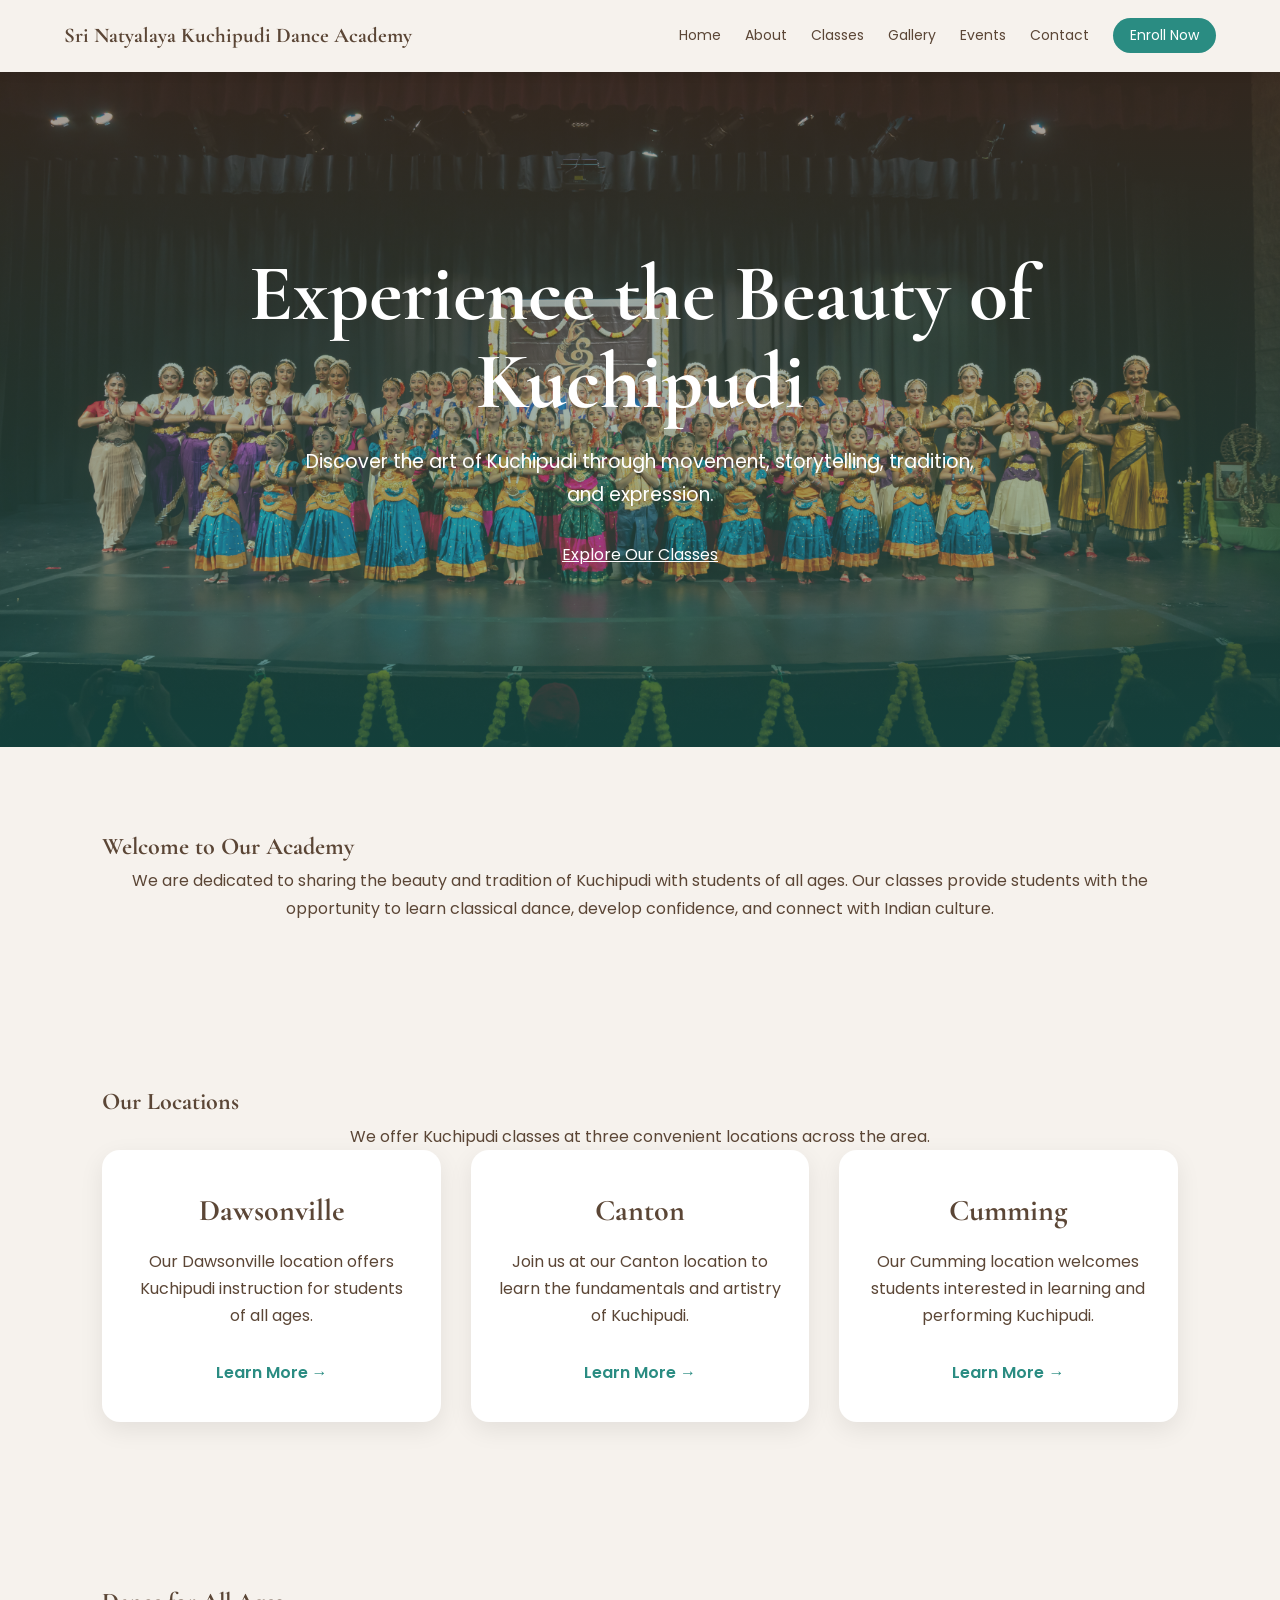
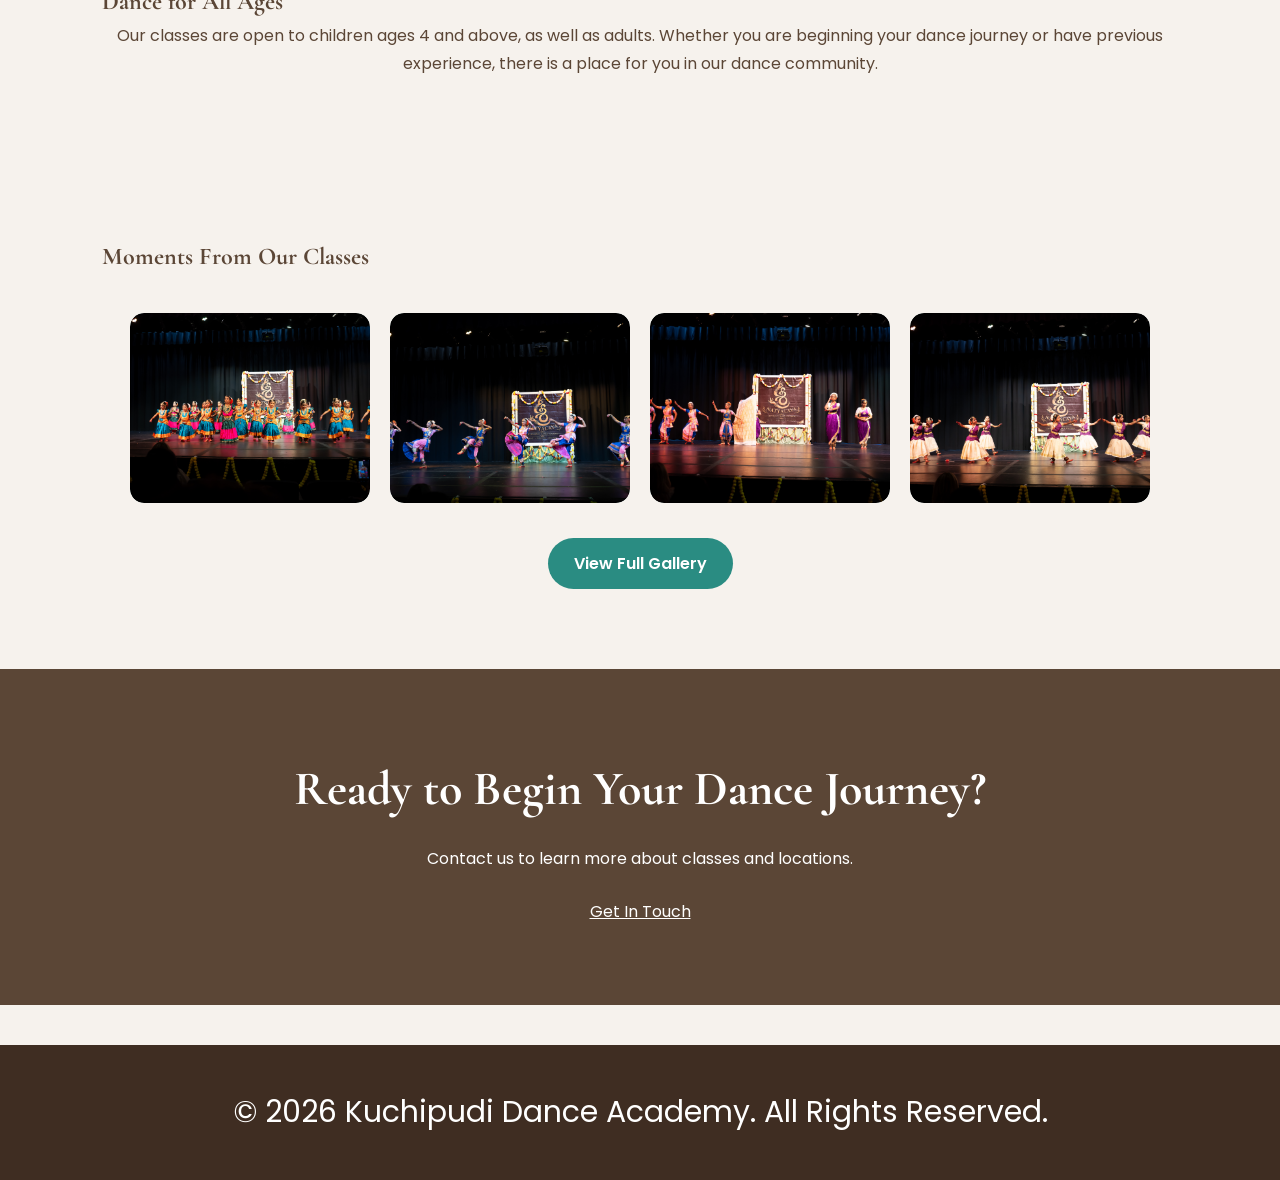
<file: index.html>
<!DOCTYPE html>
<html lang="en">

<head>
    <meta charset="UTF-8">
    <meta name="viewport" content="width=device-width, initial-scale=1.0">

    <title>Sri Natyalaya Kuchipudi Dance Academy</title>

    <!-- Google Fonts -->
    <link rel="preconnect" href="https://fonts.googleapis.com">
    
    <link rel="preconnect" href="https://fonts.gstatic.com" crossorigin>

    <link href="https://fonts.googleapis.com/css2?family=Cormorant+Garamond:wght@500;700&family=Poppins:wght@300;400;500;600&display=swap" rel="stylesheet">

    <link rel="stylesheet" href="style.css">
</head>

<body>

    <!-- ================= NAVIGATION ================= -->

    <header>
    <nav>
        <a href="index.html" class="logo">Sri Natyalaya Kuchipudi Dance Academy</a>

        <ul>
            <li><a href="index.html">Home</a></li>
            <li><a href="about.html">About</a></li>
            <li><a href="classes.html">Classes</a></li>
            <li><a href="gallery.html">Gallery</a></li>
            <li><a href="events.html">Events</a></li>
            <li><a href="contact.html">Contact</a></li>
            <li><a href="contact.html" class="nav-enroll">Enroll Now</a></li>
        </ul>
    </nav>
</header>


    <!-- ================= HERO ================= -->

    <section class="hero">

        <div class="hero-overlay">

            <h1>Experience the Beauty of Kuchipudi</h1>

            <p>
                Discover the art of Kuchipudi through movement,
                storytelling, tradition, and expression.
            </p>

            <a href="classes.html" class="hero-btn">
                Explore Our Classes
            </a>

        </div>

    </section>


    <!-- ================= ABOUT PREVIEW ================= -->

    <section class="about-preview">

        <h2>Welcome to Our Academy</h2>

        <p class="center-text">

            We are dedicated to sharing the beauty and tradition of
            Kuchipudi with students of all ages. Our classes provide
            students with the opportunity to learn classical dance,
            develop confidence, and connect with Indian culture.

        </p>

    </section>


    <!-- ================= LOCATIONS ================= -->

    <section class="featured-classes">

        <h2>Our Locations</h2>

        <p class="center-text">

            We offer Kuchipudi classes at three convenient locations
            across the area.

        </p>

        <div class="cards locations-cards">

            <!-- Dawsonville -->

            <div class="card location-card">

                <h3>Dawsonville</h3>

                <p>
                    Our Dawsonville location offers Kuchipudi
                    instruction for students of all ages.
                </p>

                <a href="contact.html">
                    Learn More →
                </a>

            </div>


            <!-- Canton -->

            <div class="card location-card">

                <h3>Canton</h3>

                <p>
                    Join us at our Canton location to learn
                    the fundamentals and artistry of Kuchipudi.
                </p>

                <a href="contact.html">
                    Learn More →
                </a>

            </div>


            <!-- Cumming -->

            <div class="card location-card">

                <h3>Cumming</h3>

                <p>
                    Our Cumming location welcomes students
                    interested in learning and performing Kuchipudi.
                </p>

                <a href="contact.html">
                    Learn More →
                </a>

            </div>

        </div>

    </section>


    <!-- ================= AGE RANGE ================= -->

    <section class="event">

        <h2>Dance for All Ages</h2>

        <p class="center-text">

            Our classes are open to children ages 4 and above,
            as well as adults. Whether you are beginning your
            dance journey or have previous experience, there is
            a place for you in our dance community.

        </p>

    </section>


    <!-- ================= GALLERY PREVIEW ================= -->

    <section class="gallery-preview">

        <h2>Moments From Our Classes</h2>

        <div class="gallery-grid">

            <div class="gallery-box">
                <img src="DSC08183.jpg" alt="Kuchipudi dance performance">
            </div>

            <div class="gallery-box">
                <img src="DSC08374.jpg" alt="Students practicing Kuchipudi">
            </div>

            <div class="gallery-box">
                <img src="DSC08444.jpg" alt="Kuchipudi student performing">
            </div>

            <div class="gallery-box">
                <img src="DSC08302.jpg" alt="Kuchipudi dance class">
            </div>

        </div>

        <div class="center-button">
            <a href="gallery.html" class="btn">
                View Full Gallery
            </a>
        </div>

    </section>


    <!-- ================= CTA ================= -->

    <section class="cta">

        <h2>Ready to Begin Your Dance Journey?</h2>

        <p>
            Contact us to learn more about classes and locations.
        </p>

        <a href="contact.html" class="hero-btn">
            Get In Touch
        </a>

    </section>


    <!-- ================= FOOTER ================= -->

    
<footer>
    <p class="copyright">
        © 2026 Kuchipudi Dance Academy. All Rights Reserved.
    </p>
</footer>



    <script src="script.js"></script>

</body>

</html>
</file>
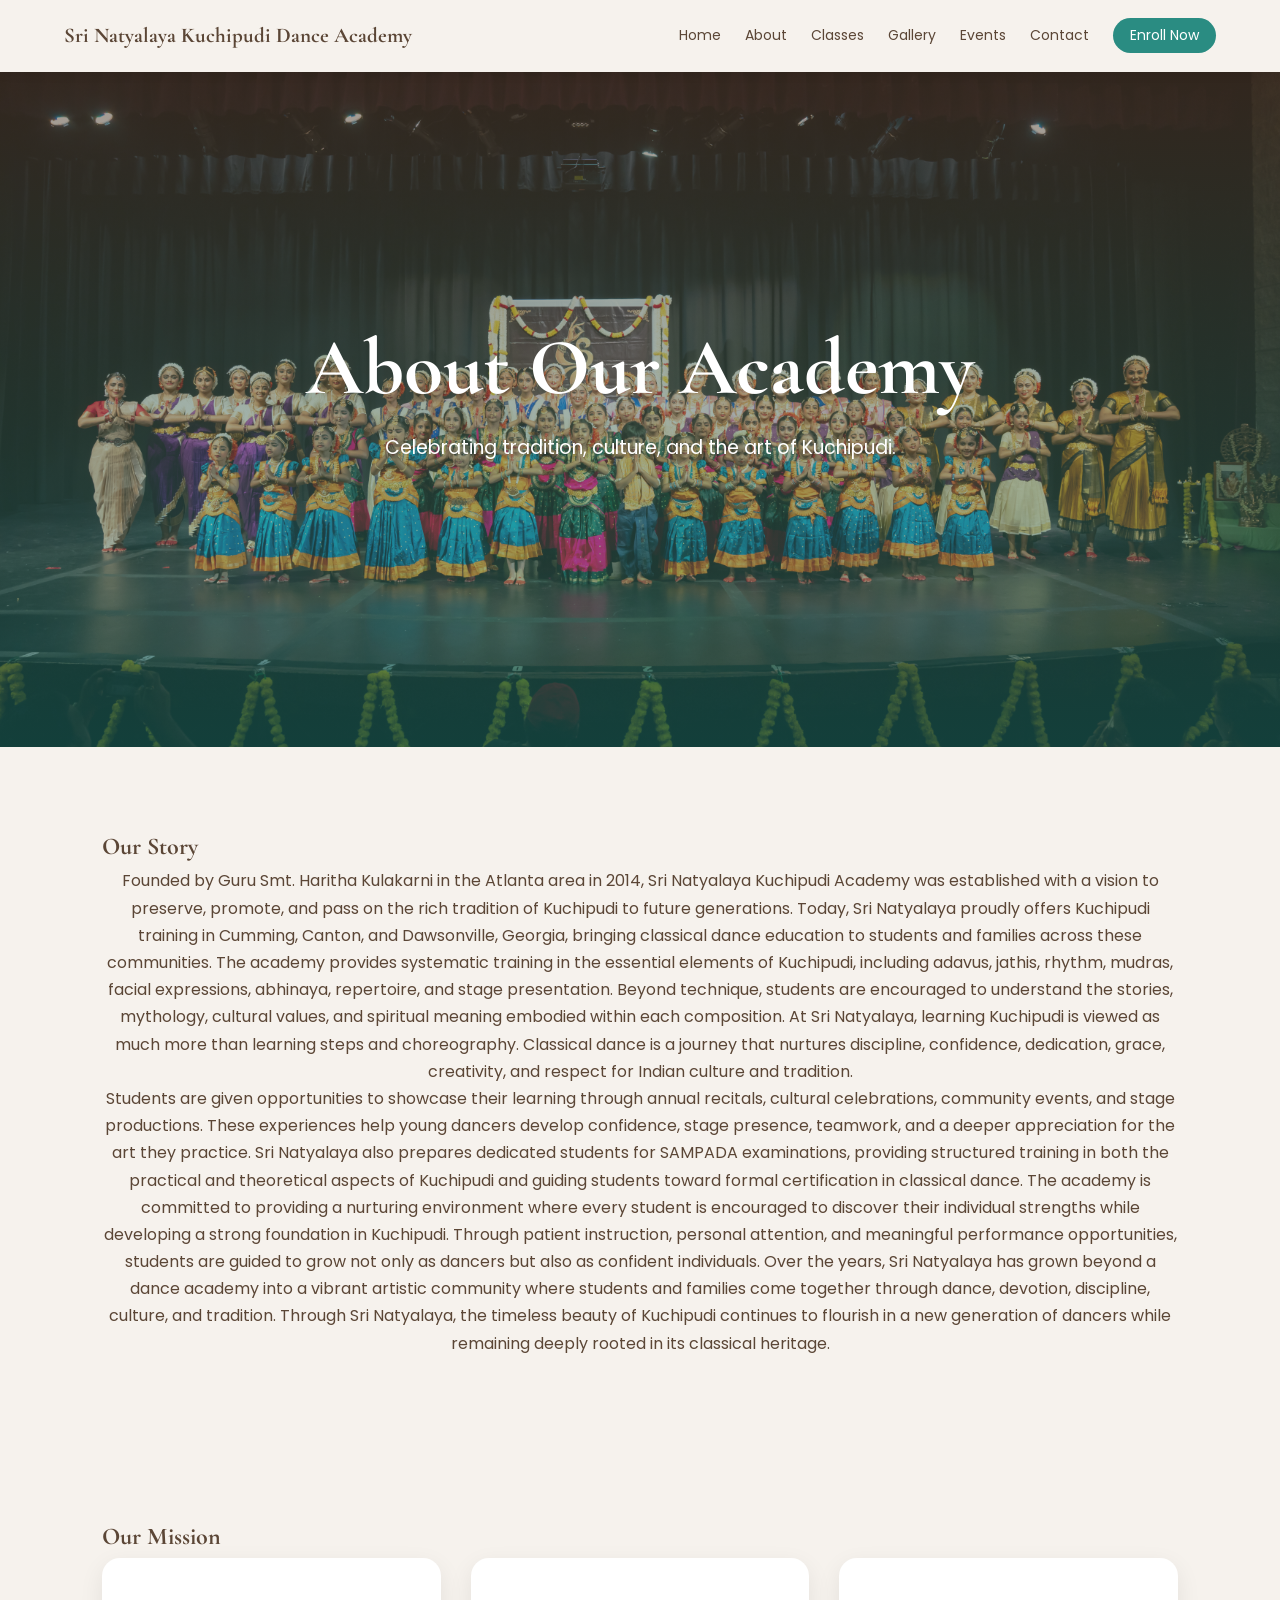
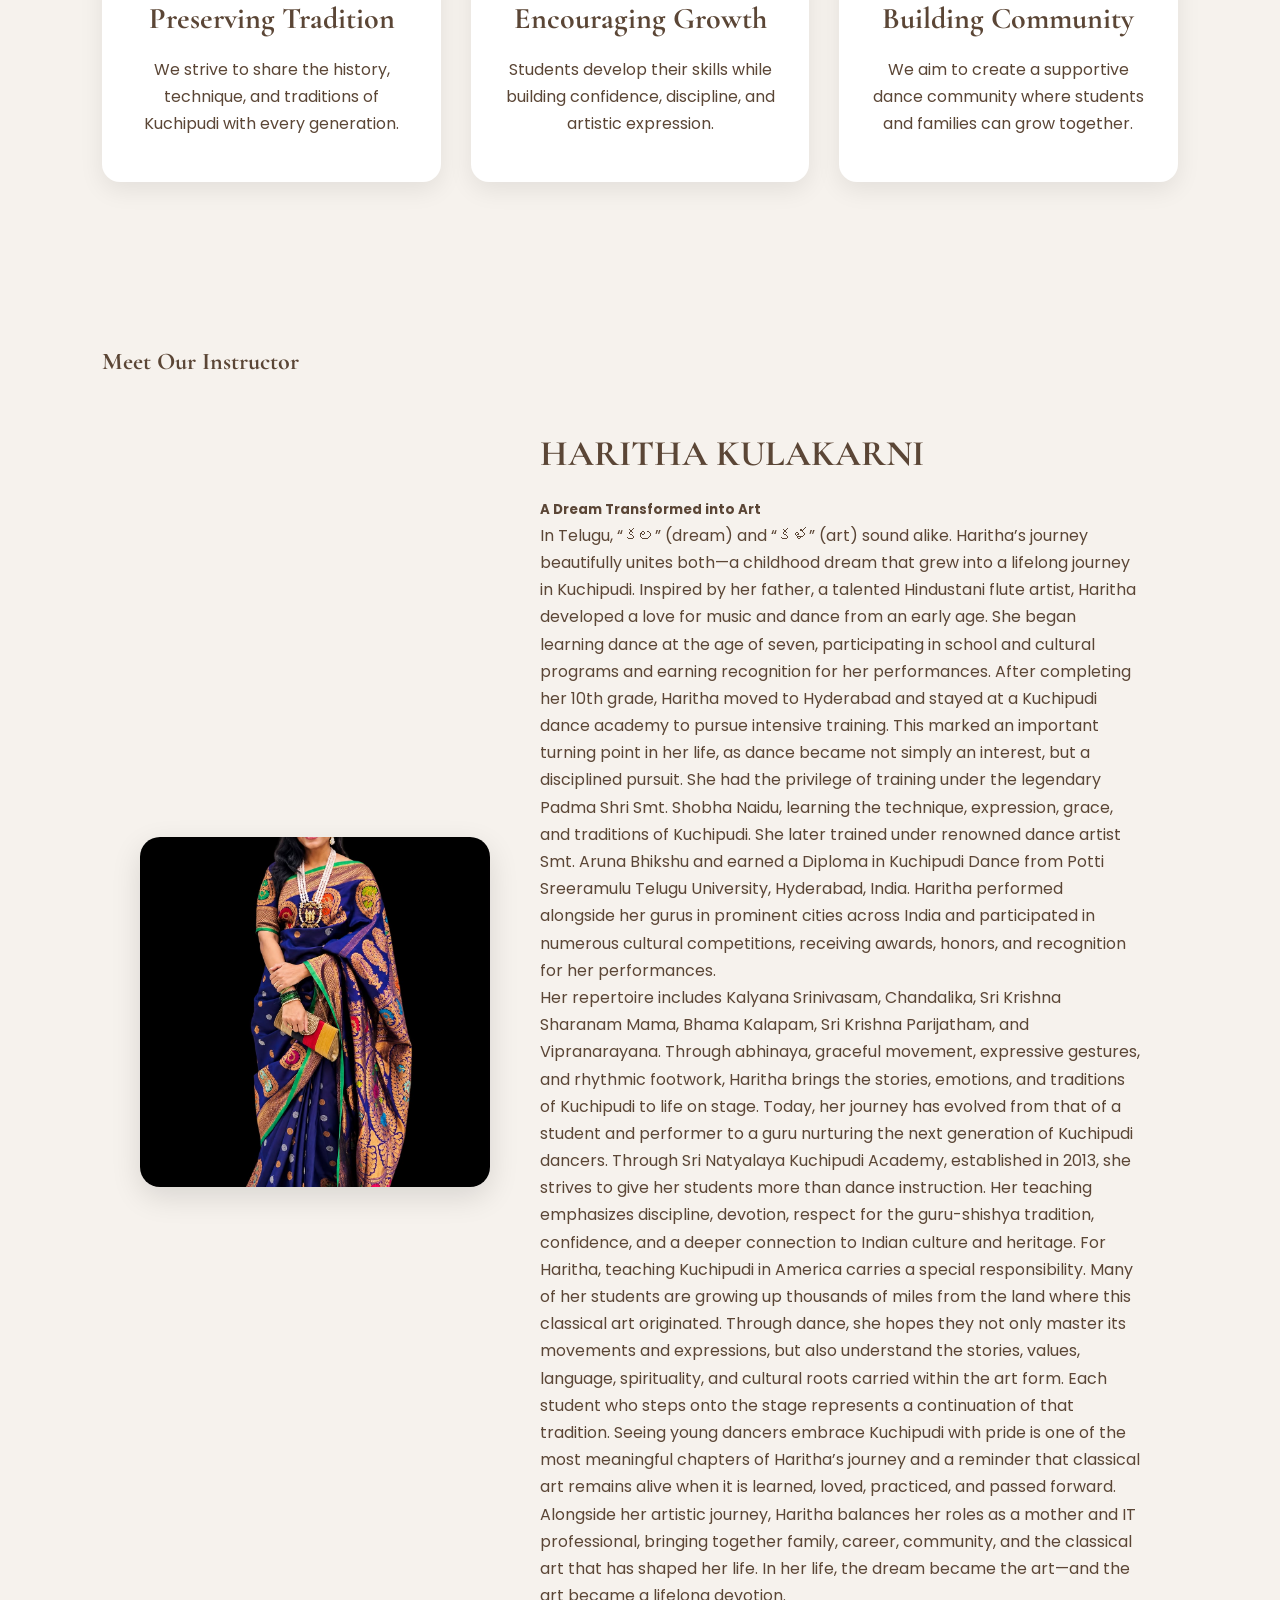
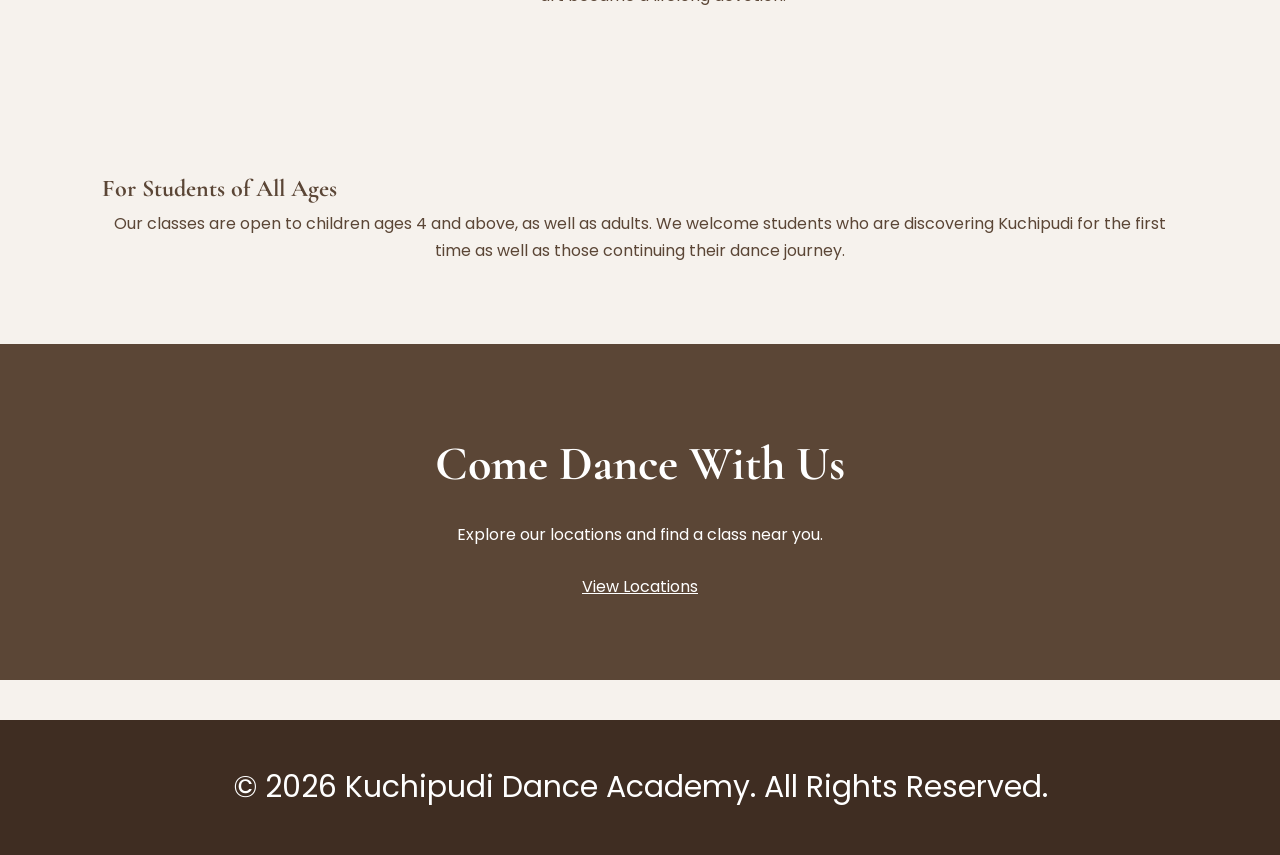
<file: about.html>
<!DOCTYPE html>
<html lang="en">

<head>

    <meta charset="UTF-8">
    <meta name="viewport" content="width=device-width, initial-scale=1.0">

    <title>About Us | Kuchipudi Dance Academy</title>

    <link rel="preconnect" href="https://fonts.googleapis.com">
    <link rel="preconnect" href="https://fonts.gstatic.com" crossorigin>

    <link href="https://fonts.googleapis.com/css2?family=Cormorant+Garamond:wght@500;700&family=Poppins:wght@300;400;500;600&display=swap" rel="stylesheet">

    <link rel="stylesheet" href="style.css">

</head>

<body>


    <!-- ================= NAVIGATION ================= -->

    <header>
    <nav>
        <a href="index.html" class="logo">Sri Natyalaya Kuchipudi Dance Academy</a>

        <ul>
            <li><a href="index.html">Home</a></li>
            <li><a href="about.html">About</a></li>
            <li><a href="classes.html">Classes</a></li>
            <li><a href="gallery.html">Gallery</a></li>
            <li><a href="events.html">Events</a></li>
            <li><a href="contact.html">Contact</a></li>
            <li><a href="contact.html" class="nav-enroll">Enroll Now</a></li>
        </ul>
    </nav>
</header>


    <!-- ================= HERO ================= -->

    <section class="hero page-hero">

        <div class="hero-overlay">

            <h1>About Our Academy</h1>

            <p>
                Celebrating tradition, culture, and the art of Kuchipudi.
            </p>

        </div>

    </section>


    <!-- ================= OUR STORY ================= -->

    <section>

        <h2>Our Story</h2>

        <p class="center-text">

            Founded by Guru Smt. Haritha Kulakarni in the Atlanta area in 2014, Sri Natyalaya Kuchipudi Academy was established with a vision to preserve, promote, and pass on the rich tradition of Kuchipudi to
future generations.

Today, Sri Natyalaya proudly offers Kuchipudi training in Cumming, Canton, and Dawsonville, Georgia, bringing classical dance education to students and families across these communities.

The academy provides systematic training in the essential elements of Kuchipudi, including adavus, jathis, rhythm, mudras, facial expressions, abhinaya, repertoire, and stage presentation.
Beyond technique, students are encouraged to understand the stories, mythology, cultural values, and spiritual meaning embodied within each composition.

At Sri Natyalaya, learning Kuchipudi is viewed as much more than learning steps and choreography. Classical dance is a journey that nurtures discipline, confidence, dedication, grace, creativity, and 
respect for Indian culture and tradition.


        </p>

        <p class="center-text">

            Students are given opportunities to showcase their learning through annual recitals, cultural celebrations, community events, and stage productions. These experiences help young dancers develop confidence,
stage presence, teamwork, and a deeper appreciation for the art they practice.

Sri Natyalaya also prepares dedicated students for SAMPADA examinations, providing structured training in both the practical and theoretical aspects of Kuchipudi and guiding students toward formal 
certification in classical dance.

The academy is committed to providing a nurturing environment where every student is encouraged to discover their individual strengths while developing a strong foundation in Kuchipudi. 
Through patient instruction, personal attention, and meaningful performance opportunities, students are guided to grow not only as dancers but also as confident individuals.

Over the years, Sri Natyalaya has grown beyond a dance academy into a vibrant artistic community where students and families come together through dance, devotion, discipline, culture, and tradition.

Through Sri Natyalaya, the timeless beauty of Kuchipudi continues to flourish in a new generation of dancers while remaining deeply rooted in its classical heritage.


        </p>

    </section>


    <!-- ================= OUR MISSION ================= -->

    <section>

        <h2>Our Mission</h2>

        <div class="cards">

            <div class="card">

                <h3>Preserving Tradition</h3>

                <p>
                    We strive to share the history, technique,
                    and traditions of Kuchipudi with every generation.
                </p>

            </div>


            <div class="card">

                <h3>Encouraging Growth</h3>

                <p>
                    Students develop their skills while building
                    confidence, discipline, and artistic expression.
                </p>

            </div>


            <div class="card">

                <h3>Building Community</h3>

                <p>
                    We aim to create a supportive dance community
                    where students and families can grow together.
                </p>

            </div>

        </div>

    </section>


    <!-- ================= INSTRUCTOR ================= -->

    <section class="instructor-section">

        <h2>Meet Our Instructor</h2>

        <div class="instructor-container">

            <div class="instructor-image">

                <img
                    src="WhatsApp Image 2026-10-12 at 14.43.01.jpeg"
                    alt="Kuchipudi dance instructor"
                >

            </div>


            <div class="instructor-info">

                <h3>HARITHA KULAKARNI</h3>
                <h5>A Dream Transformed into Art</h5>

                <p>
                    In Telugu, “కల” (dream) and “కళ” (art) sound alike. Haritha’s journey beautifully unites both—a childhood dream that grew into a lifelong journey in Kuchipudi.

Inspired by her father, a talented Hindustani flute artist, Haritha developed a love for music and dance from an early age. She began learning dance at the age of seven, participating in school and cultural programs and earning recognition for her performances.

After completing her 10th grade, Haritha moved to Hyderabad and stayed at a Kuchipudi dance academy to pursue intensive training. This marked an important turning point in her life, as dance became not simply an interest, but a disciplined pursuit.

She had the privilege of training under the legendary Padma Shri Smt. Shobha Naidu, learning the technique, expression, grace, and traditions of Kuchipudi. She later trained under renowned dance artist Smt. Aruna Bhikshu and earned a Diploma in Kuchipudi Dance from Potti Sreeramulu Telugu University, Hyderabad, India.

Haritha performed alongside her gurus in prominent cities across India and participated in numerous cultural competitions, receiving awards, honors, and recognition for her performances.


                </p>

                <p>
                    Her repertoire includes Kalyana Srinivasam, Chandalika, Sri Krishna Sharanam Mama, Bhama Kalapam, Sri Krishna Parijatham, and Vipranarayana. Through abhinaya, graceful movement, expressive gestures, and rhythmic footwork, Haritha brings the stories, emotions, and traditions of Kuchipudi to life on stage.

Today, her journey has evolved from that of a student and performer to a guru nurturing the next generation of Kuchipudi dancers. Through Sri Natyalaya Kuchipudi Academy, established in 2013, she strives to give her students more than dance instruction. Her teaching emphasizes discipline, devotion, respect for the guru-shishya tradition, confidence, and a deeper connection to Indian culture and heritage.

For Haritha, teaching Kuchipudi in America carries a special responsibility. Many of her students are growing up thousands of miles from the land where this classical art originated. Through dance, she hopes they not only master its movements and expressions, but also understand the stories, values, language, spirituality, and cultural roots carried within the art form.

Each student who steps onto the stage represents a continuation of that tradition. Seeing young dancers embrace Kuchipudi with pride is one of the most meaningful chapters of Haritha’s journey and a reminder that classical art remains alive when it is learned, loved, practiced, and passed forward.

Alongside her artistic journey, Haritha balances her roles as a mother and IT professional, bringing together family, career, community, and the classical art that has shaped her life.

In her life, the dream became the art—and the art became a lifelong devotion.


                </p>

            </div>

        </div>

    </section>


    <!-- ================= AGE RANGE ================= -->

    <section class="event">

        <h2>For Students of All Ages</h2>

        <p class="center-text">

            Our classes are open to children ages 4 and above,
            as well as adults. We welcome students who are discovering
            Kuchipudi for the first time as well as those continuing
            their dance journey.

        </p>

    </section>


    <!-- ================= CTA ================= -->

    <section class="cta">

        <h2>Come Dance With Us</h2>

        <p>
            Explore our locations and find a class near you.
        </p>

        <a href="classes.html" class="hero-btn">
            View Locations
        </a>

    </section>


    <!-- ================= FOOTER ================= -->

    
<footer>
    <p class="copyright">
        © 2026 Kuchipudi Dance Academy. All Rights Reserved.
    </p>
</footer>



    <script src="script.js"></script>

</body>

</html>
</file>
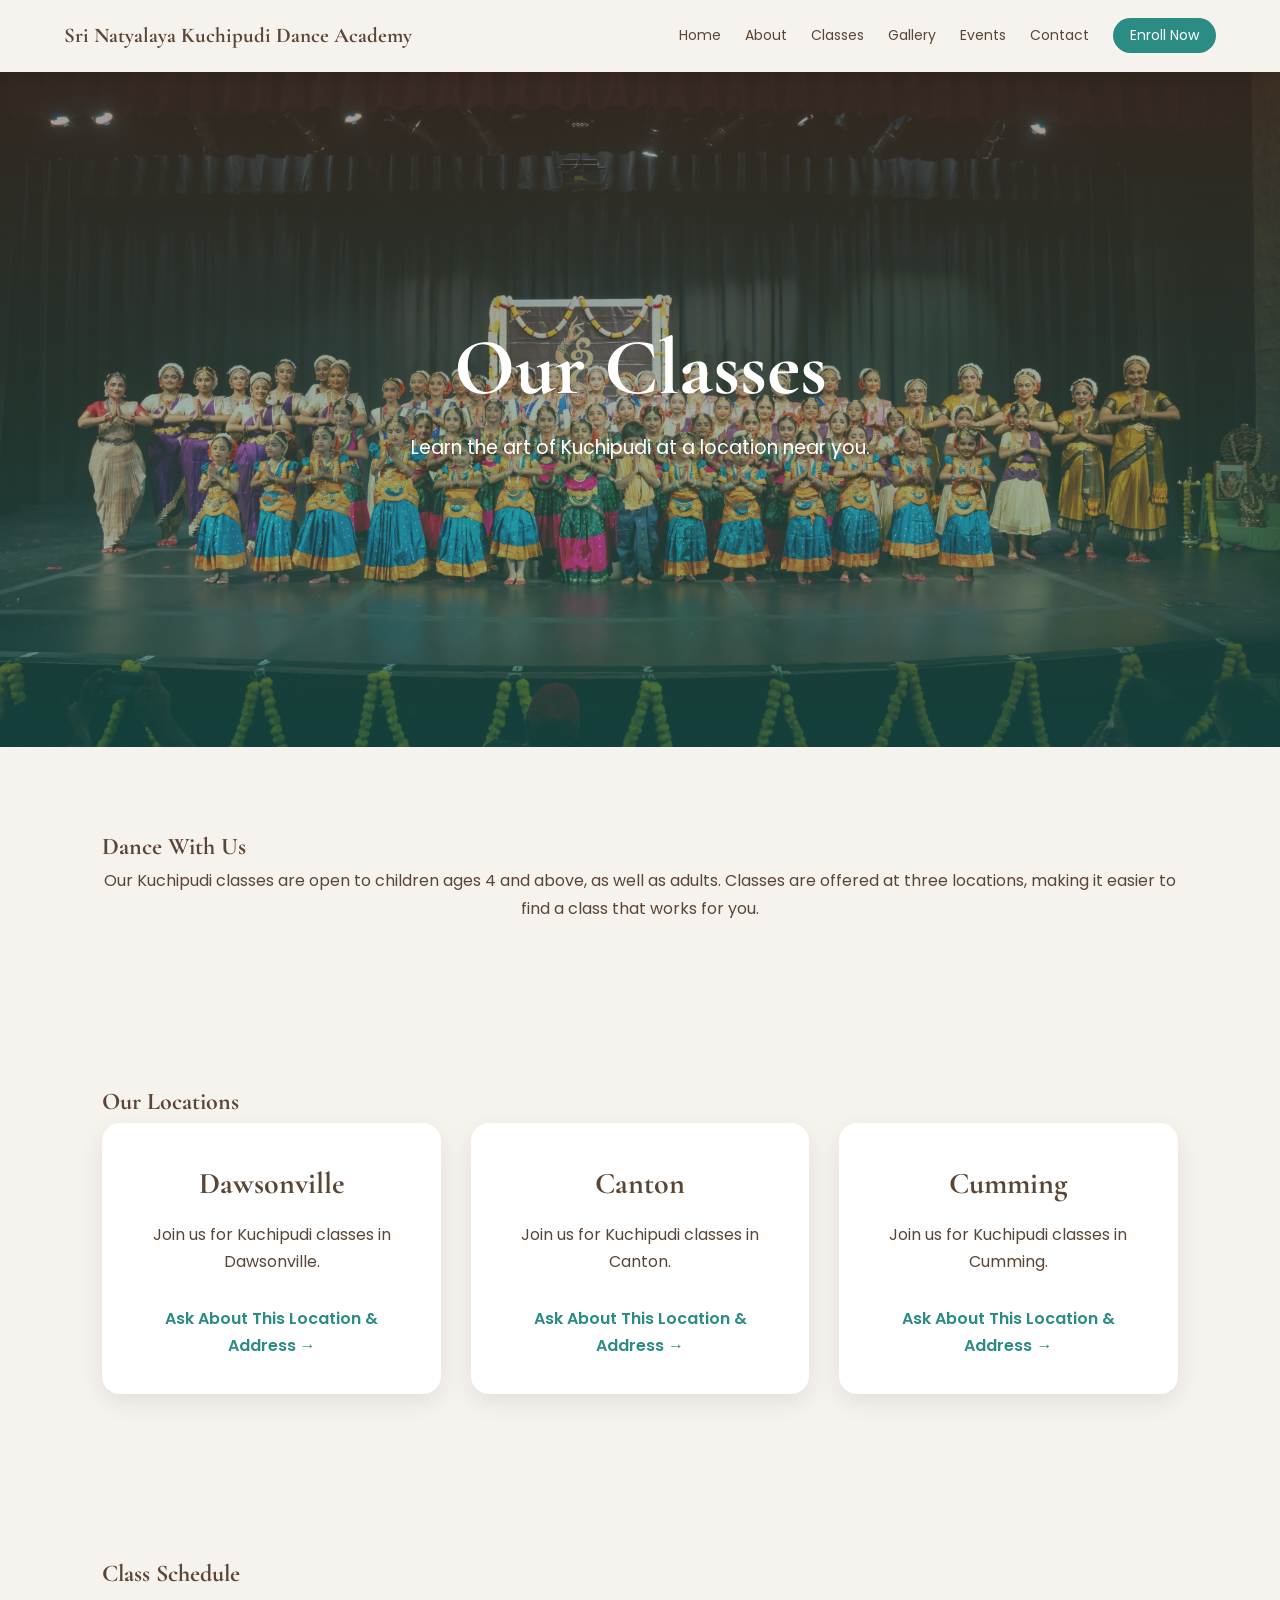
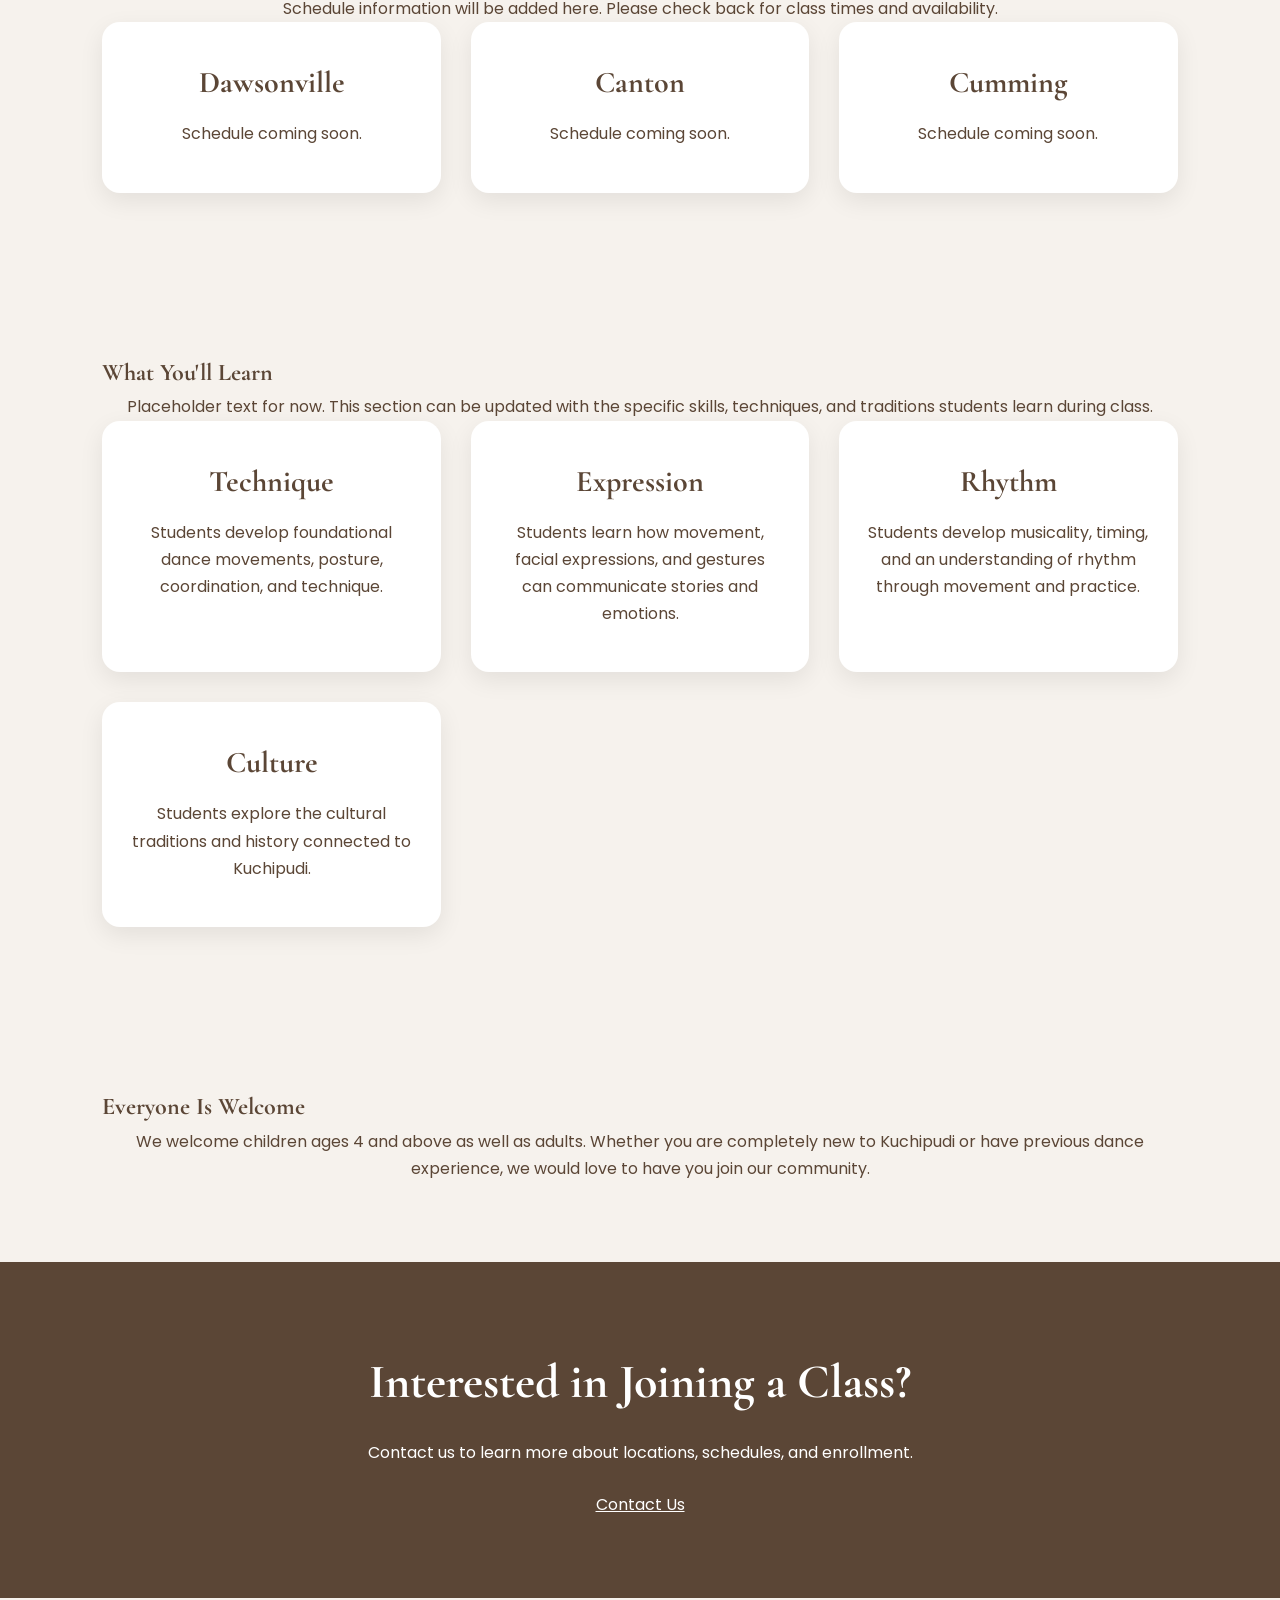
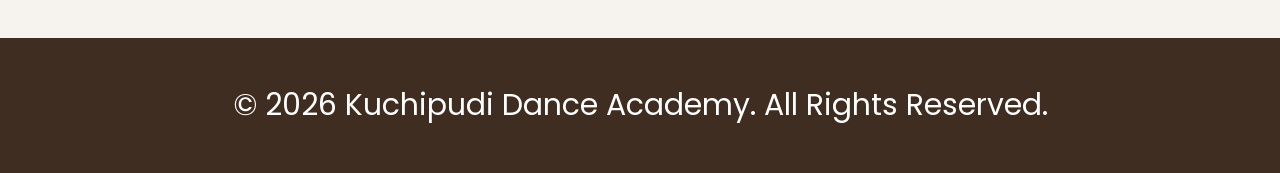
<file: classes.html>
<!DOCTYPE html>
<html lang="en">

<head>

    <meta charset="UTF-8">
    <meta name="viewport" content="width=device-width, initial-scale=1.0">

    <title>Classes | Kuchipudi Dance Academy</title>

    <link rel="preconnect" href="https://fonts.googleapis.com">
    <link rel="preconnect" href="https://fonts.gstatic.com" crossorigin>

    <link href="https://fonts.googleapis.com/css2?family=Cormorant+Garamond:wght@500;700&family=Poppins:wght@300;400;500;600&display=swap" rel="stylesheet">

    <link rel="stylesheet" href="style.css">

</head>

<body>


    <!-- ================= NAVIGATION ================= -->

    <header>
    <nav>
        <a href="index.html" class="logo">Sri Natyalaya Kuchipudi Dance Academy</a>

        <ul>
            <li><a href="index.html">Home</a></li>
            <li><a href="about.html">About</a></li>
            <li><a href="classes.html">Classes</a></li>
            <li><a href="gallery.html">Gallery</a></li>
            <li><a href="events.html">Events</a></li>
            <li><a href="contact.html">Contact</a></li>
            <li><a href="contact.html" class="nav-enroll">Enroll Now</a></li>
        </ul>
    </nav>
</header>


    <!-- ================= HERO ================= -->

    <section class="hero page-hero">

        <div class="hero-overlay">

            <h1>Our Classes</h1>

            <p>
                Learn the art of Kuchipudi at a location near you.
            </p>

        </div>

    </section>


    <!-- ================= INTRO ================= -->

    <section>

        <h2>Dance With Us</h2>

        <p class="center-text">

            Our Kuchipudi classes are open to children ages 4 and above,
            as well as adults. Classes are offered at three locations,
            making it easier to find a class that works for you.

        </p>

    </section>


    <!-- ================= LOCATIONS ================= -->

    <section>

        <h2>Our Locations</h2>

        <div class="cards locations-cards">


            <!-- DAWSONVILLE -->

            <div class="card location-card">

                <h3>Dawsonville</h3>

                <p>
                    Join us for Kuchipudi classes in Dawsonville.
                </p>

                

                <a href="contact.html">
                    Ask About This Location & Address →
                </a>

            </div>


            <!-- CANTON -->

            <div class="card location-card">

                <h3>Canton</h3>

                <p>
                    Join us for Kuchipudi classes in Canton.
                </p>

                

                <a href="contact.html">
                    Ask About This Location & Address →
                </a>

            </div>


            <!-- CUMMING -->

            <div class="card location-card">

                <h3>Cumming</h3>

                <p>
                    Join us for Kuchipudi classes in Cumming.
                </p>

                

                <a href="contact.html">
                    Ask About This Location & Address →
                </a>

            </div>

        </div>

    </section>


    <!-- ================= CLASS SCHEDULE ================= -->

    <section>

        <h2>Class Schedule</h2>

        <p class="center-text">

            Schedule information will be added here.
            Please check back for class times and availability.

        </p>

        <div class="cards">

            <div class="card">

                <h3>Dawsonville</h3>

                <p>
                    Schedule coming soon.
                </p>

            </div>


            <div class="card">

                <h3>Canton</h3>

                <p>
                    Schedule coming soon.
                </p>

            </div>


            <div class="card">

                <h3>Cumming</h3>

                <p>
                    Schedule coming soon.
                </p>

            </div>

        </div>

    </section>


    <!-- ================= WHAT YOU WILL LEARN ================= -->

    <section class="event">

        <h2>What You'll Learn</h2>

        <p class="center-text">

            Placeholder text for now. This section can be updated
            with the specific skills, techniques, and traditions
            students learn during class.

        </p>

        <div class="cards">

            <div class="card">

                <h3>Technique</h3>

                <p>
                    Students develop foundational dance movements,
                    posture, coordination, and technique.
                </p>

            </div>


            <div class="card">

                <h3>Expression</h3>

                <p>
                    Students learn how movement, facial expressions,
                    and gestures can communicate stories and emotions.
                </p>

            </div>


            <div class="card">

                <h3>Rhythm</h3>

                <p>
                    Students develop musicality, timing, and an
                    understanding of rhythm through movement and practice.
                </p>

            </div>


            <div class="card">

                <h3>Culture</h3>

                <p>
                    Students explore the cultural traditions and
                    history connected to Kuchipudi.
                </p>

            </div>

        </div>

    </section>


    <!-- ================= AGE RANGE ================= -->

    <section>

        <h2>Everyone Is Welcome</h2>

        <p class="center-text">

            We welcome children ages 4 and above as well as adults.
            Whether you are completely new to Kuchipudi or have
            previous dance experience, we would love to have you
            join our community.

        </p>

    </section>


    <!-- ================= CTA ================= -->

    <section class="cta">

        <h2>Interested in Joining a Class?</h2>

        <p>
            Contact us to learn more about locations,
            schedules, and enrollment.
        </p>

        <a href="contact.html" class="hero-btn">
            Contact Us
        </a>

    </section>


    <!-- ================= FOOTER ================= -->

    
<footer>
    <p class="copyright">
        © 2026 Kuchipudi Dance Academy. All Rights Reserved.
    </p>
</footer>



    <script src="script.js"></script>

</body>

</html>
</file>
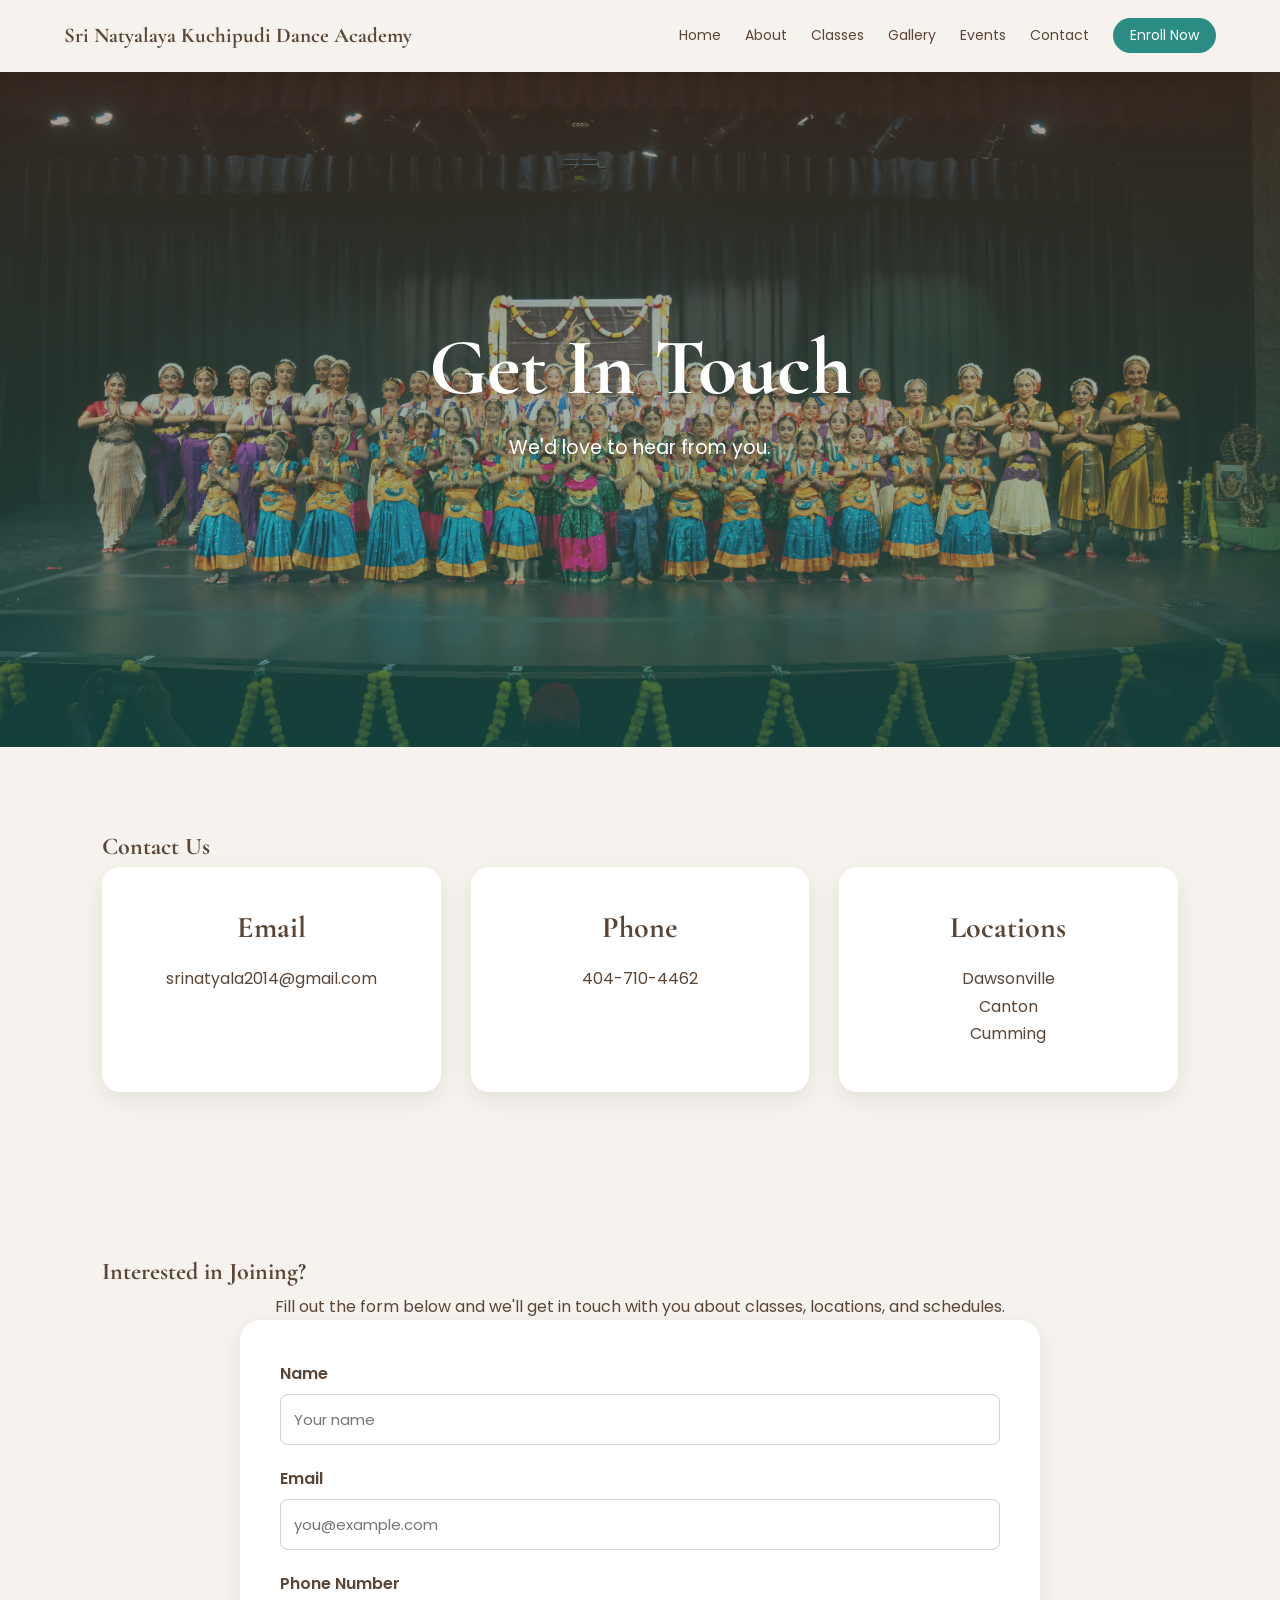
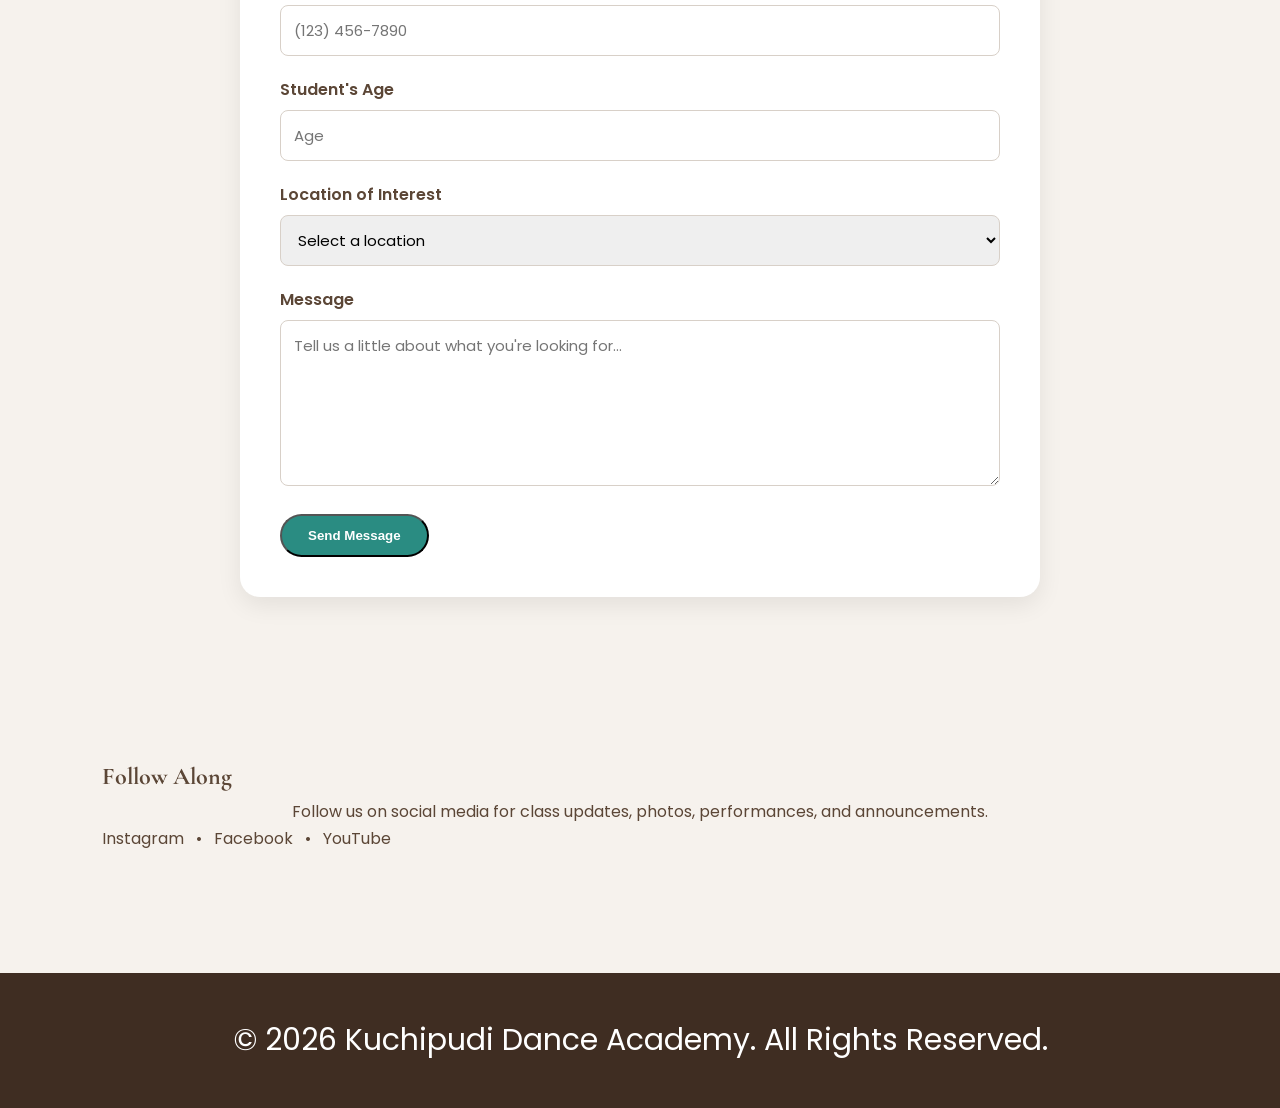
<file: contact.html>
<!DOCTYPE html>
<html lang="en">

<head>

    <meta charset="UTF-8">
    <meta name="viewport" content="width=device-width, initial-scale=1.0">

    <title>Contact | Kuchipudi Dance Academy</title>

    <link rel="preconnect" href="https://fonts.googleapis.com">
    <link rel="preconnect" href="https://fonts.gstatic.com" crossorigin>

    <link href="https://fonts.googleapis.com/css2?family=Cormorant+Garamond:wght@500;700&family=Poppins:wght@300;400;500;600&display=swap" rel="stylesheet">

    <link rel="stylesheet" href="style.css">

</head>

<body>


    <!-- ================= NAVIGATION ================= -->

    <header>
    <nav>
        <a href="index.html" class="logo">Sri Natyalaya Kuchipudi Dance Academy</a>

        <ul>
            <li><a href="index.html">Home</a></li>
            <li><a href="about.html">About</a></li>
            <li><a href="classes.html">Classes</a></li>
            <li><a href="gallery.html">Gallery</a></li>
            <li><a href="events.html">Events</a></li>
            <li><a href="contact.html">Contact</a></li>
            <li><a href="contact.html" class="nav-enroll">Enroll Now</a></li>
        </ul>
    </nav>
</header>


    <!-- ================= HERO ================= -->

    <section class="hero page-hero">

        <div class="hero-overlay">

            <h1>Get In Touch</h1>

            <p>
                We'd love to hear from you.
            </p>

        </div>

    </section>


    <!-- ================= CONTACT INFORMATION ================= -->

    <section>

        <h2>Contact Us</h2>

        <div class="cards">

            <div class="card">

                <h3>Email</h3>

                <p>
                    srinatyala2014@gmail.com
                </p>

            </div>


            <div class="card">

                <h3>Phone</h3>

                <p>
                    404-710-4462
                </p>

            </div>


            <div class="card">

                <h3>Locations</h3>

                <p>
                    Dawsonville
                    <br>
                    Canton
                    <br>
                    Cumming
                </p>

            </div>

        </div>

    </section>


    <!-- ================= ENROLLMENT FORM ================= -->

    <section>

        <h2>Interested in Joining?</h2>

        <p class="center-text">

            Fill out the form below and we'll get in touch
            with you about classes, locations, and schedules.

        </p>


        <iframe name="form-response"
        id="form-response"
        style="display:none;"></iframe>

<form action="https://script.google.com/macros/s/AKfycbxDjSKuVJHRavV-D3LM2oPGPEFKroAIMW-op6eHryC24tGkusm8ksiYIdl7y4rRBx4pVA/exec"
      method="POST"
      target="form-response"
      class="contact-form">


            <!-- NAME -->

            <div class="form-group">

                <label for="name">
                    Name
                </label>

                <input
                    type="text"
                    id="name"
                    name="name"
                    placeholder="Your name"
                    required
                >

            </div>


            <!-- EMAIL -->

            <div class="form-group">

                <label for="email">
                    Email
                </label>

                <input
                    type="email"
                    id="email"
                    name="email"
                    placeholder="you@example.com"
                    required
                >

            </div>


            <!-- PHONE -->

            <div class="form-group">

                <label for="phone">
                    Phone Number
                </label>

                <input
                    type="tel"
                    id="phone"
                    name="phone"
                    placeholder="(123) 456-7890"
                >

            </div>


            <!-- STUDENT AGE -->

            <div class="form-group">

                <label for="age">
                    Student's Age
                </label>

                <input
                    type="number"
                    id="age"
                    name="age"
                    placeholder="Age"
                    min="4"
                    max="120"
                    required
                >

            </div>


            <!-- LOCATION -->

            <div class="form-group">

                <label for="location">
                    Location of Interest
                </label>

                <select
                    id="location"
                    name="location"
                    required
                >

                    <option value="">
                        Select a location
                    </option>

                    <option value="dawsonville">
                        Dawsonville
                    </option>

                    <option value="canton">
                        Canton
                    </option>

                    <option value="cumming">
                        Cumming
                    </option>

                </select>

            </div>


            <!-- MESSAGE -->

            <div class="form-group">

                <label for="message">
                    Message
                </label>

                <textarea
                    id="message"
                    name="message"
                    rows="6"
                    placeholder="Tell us a little about what you're looking for..."
                ></textarea>

            </div>


            <!-- SUBMIT -->

            
<button type="submit" class="btn form-button">Send Message</button>
</form>

<p id="form-success" class="form-success" style="display: none;">
    Thank you! Your message has been submitted successfully.
    We'll be in touch soon!
</p>


    </section>


    <!-- ================= SOCIAL MEDIA ================= -->

    <section class="event">

        <h2>Follow Along</h2>

        <p class="center-text">

            Follow us on social media for class updates,
            photos, performances, and announcements.

        </p>

        <p class="social-links">
            Instagram &nbsp; • &nbsp;
            Facebook &nbsp; • &nbsp;
            YouTube
        </p>

    </section>


    <!-- ================= FOOTER ================= -->

    
<footer>
    <p class="copyright">
        © 2026 Kuchipudi Dance Academy. All Rights Reserved.
    </p>
</footer>



    <script src="script.js"></script>

</body>

</html>
</file>
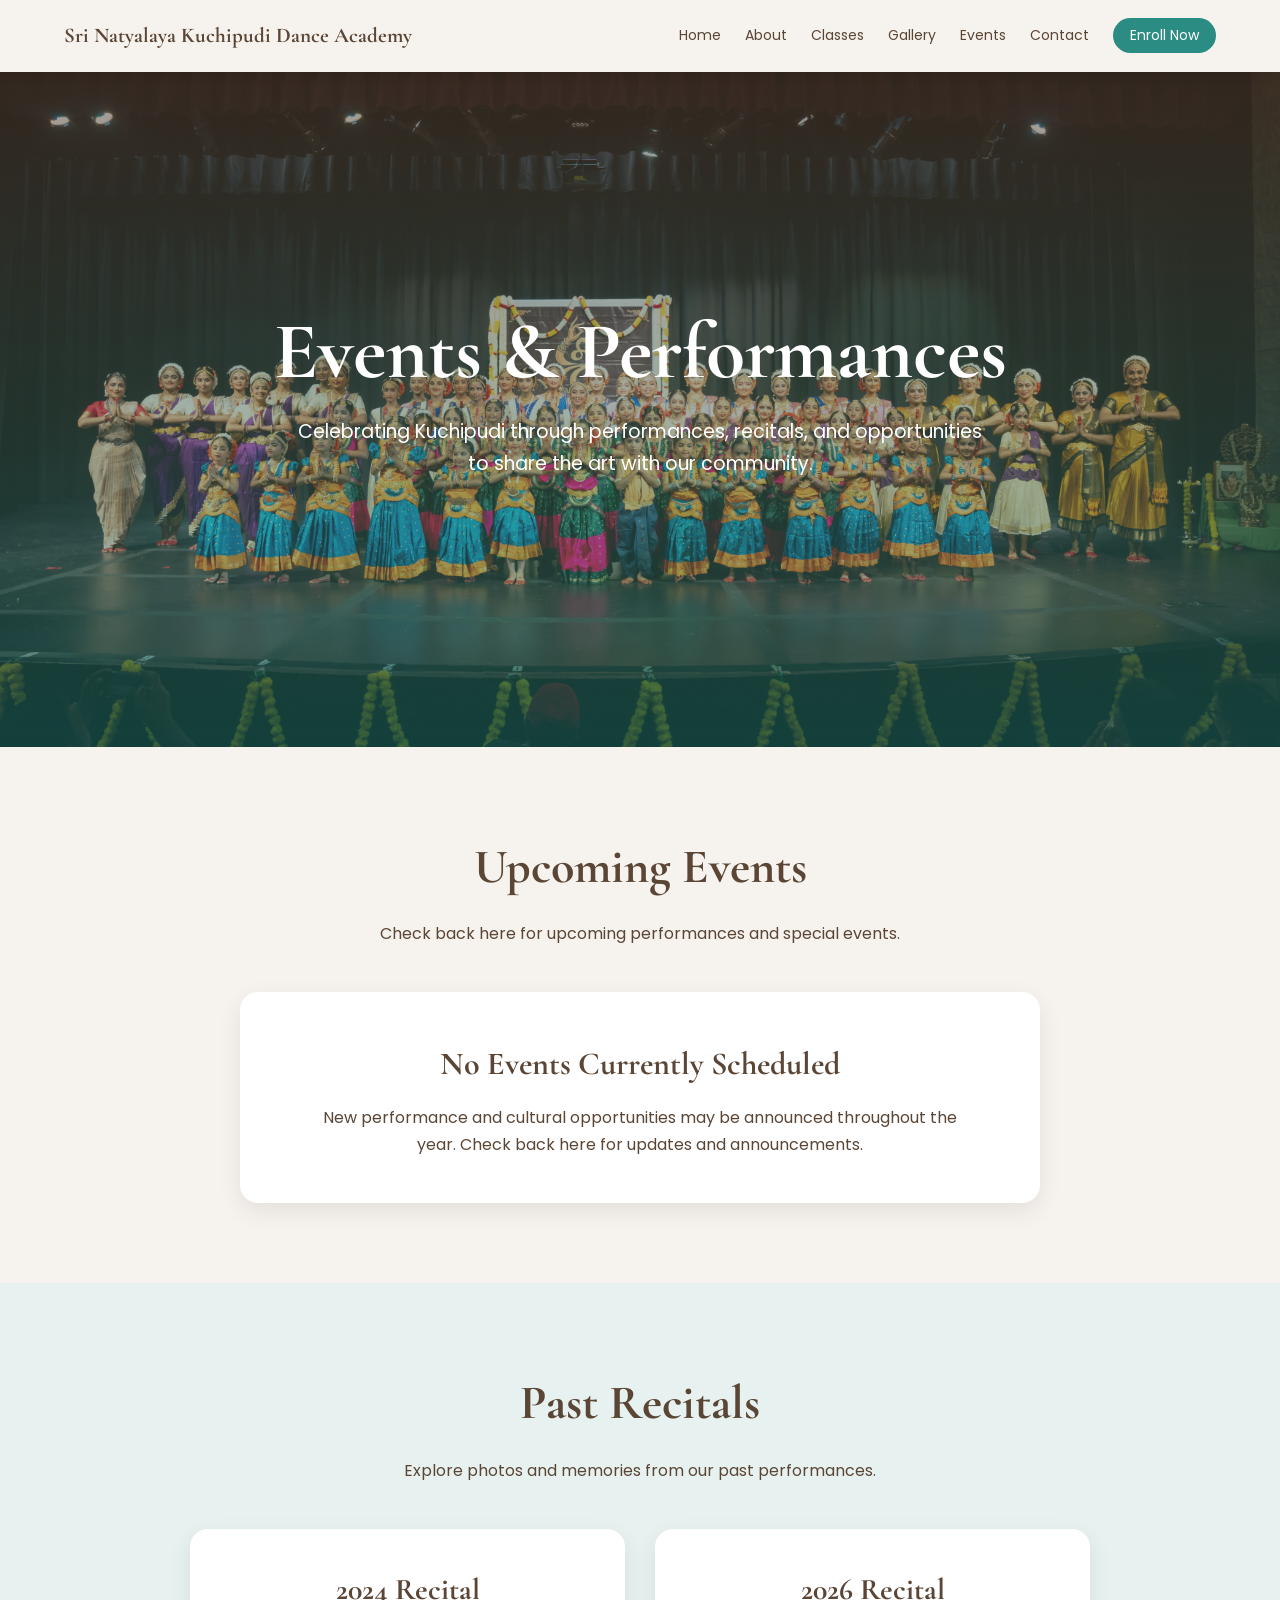
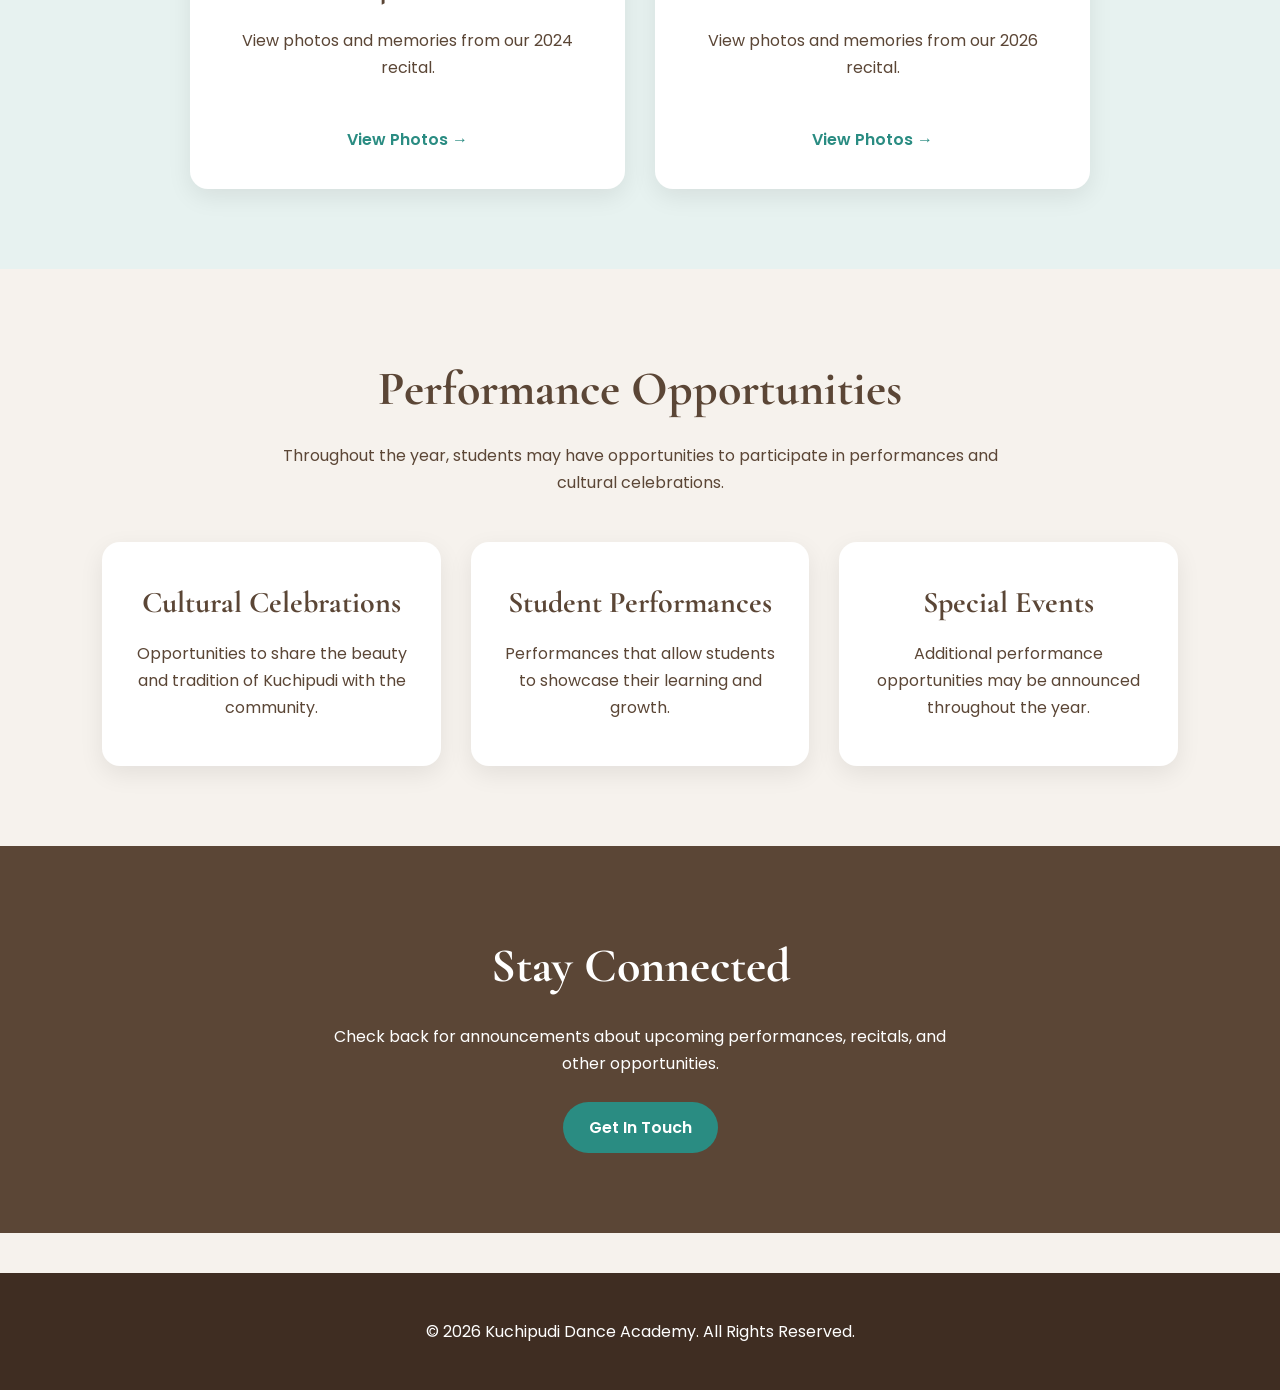
<file: events.html>
<!DOCTYPE html>
<html lang="en">
<head>
    <meta charset="UTF-8">
    <meta name="viewport" content="width=device-width, initial-scale=1.0">

    <title>Events & Performances | Kuchipudi Dance</title>

    <link rel="preconnect" href="https://fonts.googleapis.com">
    <link rel="preconnect" href="https://fonts.gstatic.com" crossorigin>

    <link href="https://fonts.googleapis.com/css2?family=Cormorant+Garamond:wght@500;600;700&family=Poppins:wght@300;400;500;600&display=swap" rel="stylesheet">

    <link rel="stylesheet" href="style.css">
</head>

<body>

<header>
    <nav>
        <a href="index.html" class="logo">Sri Natyalaya Kuchipudi Dance Academy</a>

        <ul>
            <li><a href="index.html">Home</a></li>
            <li><a href="about.html">About</a></li>
            <li><a href="classes.html">Classes</a></li>
            <li><a href="gallery.html">Gallery</a></li>
            <li><a href="events.html">Events</a></li>
            <li><a href="contact.html">Contact</a></li>
            <li><a href="contact.html" class="nav-enroll">Enroll Now</a></li>
        </ul>
    </nav>
</header>


<!-- HERO -->

<section class="hero">
    <div class="hero-content">
        <h1>Events & Performances</h1>
        <p>
            Celebrating Kuchipudi through performances, recitals, and
            opportunities to share the art with our community.
        </p>
    </div>
</section>


<!-- UPCOMING EVENTS -->

<section>
    <div class="section-heading">
        <h2>Upcoming Events</h2>
        <p class="section-subtitle">
            Check back here for upcoming performances and special events.
        </p>
    </div>

    <div class="no-events">
        <h3>No Events Currently Scheduled</h3>

        <p>
            New performance and cultural opportunities may be announced
            throughout the year. Check back here for updates and announcements.
        </p>
    </div>
</section>


<!-- PAST RECITALS -->

<section class="info-section">
    <div class="section-heading">
        <h2>Past Recitals</h2>
        <p class="section-subtitle">
            Explore photos and memories from our past performances.
        </p>
    </div>

    <div class="cards recital-cards">

        <div class="card recital-card">
            <h3>2024 Recital</h3>

            <p>
                View photos and memories from our 2024 recital.
            </p>

            <a href="gallery.html#recital-2024">
                View Photos →
            </a>
        </div>


        <div class="card recital-card">
            <h3>2026 Recital</h3>

            <p>
                View photos and memories from our 2026 recital.
            </p>

            <a href="gallery.html#recital-2026">
                View Photos →
            </a>
        </div>

    </div>
</section>


<!-- PERFORMANCE OPPORTUNITIES -->

<section>
    <div class="section-heading">
        <h2>Performance Opportunities</h2>

        <p class="section-subtitle">
            Throughout the year, students may have opportunities to participate
            in performances and cultural celebrations.
        </p>
    </div>

    <div class="cards">

        <div class="card">
            <h3>Cultural Celebrations</h3>
            <p>
                Opportunities to share the beauty and tradition of Kuchipudi
                with the community.
            </p>
        </div>

        <div class="card">
            <h3>Student Performances</h3>
            <p>
                Performances that allow students to showcase their learning
                and growth.
            </p>
        </div>

        <div class="card">
            <h3>Special Events</h3>
            <p>
                Additional performance opportunities may be announced
                throughout the year.
            </p>
        </div>

    </div>
</section>


<!-- CTA -->

<section class="cta">
    <h2>Stay Connected</h2>

    <p>
        Check back for announcements about upcoming performances,
        recitals, and other opportunities.
    </p>

    <a href="contact.html" class="btn">Get In Touch</a>
</section>


<footer>
    <p>© 2026 Kuchipudi Dance Academy. All Rights Reserved.</p>
</footer>

<script src="script.js"></script>

</body>
</html>
</file>
<file: style.css>
/* =========================
   GLOBAL
========================= */

* {
    margin: 0;
    padding: 0;
    box-sizing: border-box;
}

html {
    scroll-behavior: smooth;
}

body {
    font-family: "Poppins", sans-serif;
    background-color: #F6F2ED;
    color: #5B4636;
    line-height: 1.7;
}

h1,
h2,
h3 {
    font-family: "Cormorant Garamond", serif;
    color: #5B4636;
}

a {
    color: inherit;
}

section {
    padding: 80px 8%;
}


/* =========================
   NAVIGATION
========================= */

header {
    background-color: #F6F2ED;
    position: sticky;
    top: 0;
    z-index: 1000;
    box-shadow: 0 2px 10px rgba(0, 0, 0, 0.08);
}

nav {
    max-width: 1400px;
    margin: auto;
    padding: 18px 5%;

    display: flex;
    justify-content: space-between;
    align-items: center;

    gap: 25px;
}

.logo {
    font-family: "Cormorant Garamond", serif;
    font-size: 21px;
    font-weight: 700;

    color: #5B4636;
    text-decoration: none;

    white-space: nowrap;
    flex-shrink: 0;
}

nav ul {
    list-style: none;

    display: flex;
    align-items: center;

    gap: 24px;

    margin: 0;
    padding: 0;
}

nav ul li {
    display: flex;
    align-items: center;
}

nav ul li a {
    text-decoration: none;

    color: #5B4636;

    font-size: 14px;

    white-space: nowrap;

    transition: 0.3s ease;
}

nav ul li a:hover {
    color: #2A8C82;
}


/* =========================
   ENROLL BUTTON
========================= */

.nav-enroll {
    display: inline-block;

    background-color: #2A8C82;
    color: white !important;

    padding: 9px 17px;

    border-radius: 25px;

    line-height: 1.2;

    font-size: 14px;

    text-decoration: none;

    transition: 0.3s ease;
}

.nav-enroll:hover {
    background-color: #5B4636;
    color: white !important;
}


/* =========================
   HERO
========================= */

.hero {
    min-height: 75vh;

    display: flex;
    align-items: center;
    justify-content: center;

    text-align: center;

    background:
        linear-gradient(
            rgba(91, 70, 54, 0.55),
            rgba(42, 140, 130, 0.45)
        ),
        url("DSC08092.jpg");

    background-size: cover;
    background-position: center;

    color: white;
}

.hero-content {
    max-width: 850px;
    margin: 0 auto;
}

.hero h1 {
    font-size: clamp(48px, 7vw, 80px);

    color: white;

    line-height: 1.1;

    margin-bottom: 20px;
}

.hero p {
    font-size: 19px;

    max-width: 700px;

    margin: 0 auto 30px;

    color: white;
}


/* =========================
   BUTTONS
========================= */

.btn {
    display: inline-block;

    padding: 12px 26px;

    border-radius: 30px;

    text-decoration: none;

    background-color: #2A8C82;
    color: white;

    font-weight: 600;

    transition: 0.3s ease;
}

.btn:hover {
    background-color: #5B4636;

    transform: translateY(-2px);
}

.btn-outline {
    background-color: transparent;

    border: 2px solid #2A8C82;

    color: #2A8C82;
}

.btn-outline:hover {
    background-color: #2A8C82;

    color: white;
}


/* =========================
   SECTION HEADINGS
========================= */

.section-heading {
    width: 100%;

    text-align: center;

    margin-bottom: 45px;
}

.section-heading h2 {
    font-size: 48px;

    margin-bottom: 12px;

    text-align: center;
}

.section-heading p {
    max-width: 750px;

    margin: 0 auto;

    text-align: center;
}


/* =========================
   GENERAL TEXT
========================= */

.center-text {
    text-align: center;
}

.center-button {
    text-align: center;

    margin-top: 30px;
}


/* =========================
   CARDS
========================= */

.cards {
    display: grid;

    grid-template-columns:
        repeat(auto-fit, minmax(250px, 1fr));

    gap: 30px;

    align-items: stretch;
}

.card {
    background-color: white;

    padding: 35px 28px;

    border-radius: 18px;

    box-shadow:
        0 8px 25px rgba(0, 0, 0, 0.08);

    display: flex;

    flex-direction: column;

    height: 100%;

    text-align: center;
}

.card h3 {
    font-size: 30px;

    margin-bottom: 12px;

    text-align: center;
}

.card p {
    margin-bottom: 10px;

    text-align: center;
}

.card a {
    margin-top: auto;

    padding-top: 20px;

    color: #2A8C82;

    text-decoration: none;

    font-weight: 600;

    text-align: center;
}

.card a:hover {
    color: #5B4636;
}


/* =========================
   LOCATION CARDS
========================= */

.locations-cards {
    max-width: 1100px;

    margin: 0 auto;
}

.location-card {
    text-align: center;
}


/* =========================
   INFORMATION SECTION
========================= */

.info-section {
    background-color: #E7F2F0;

    text-align: center;
}

.info-section p {
    max-width: 750px;

    margin: 0 auto 25px;

    text-align: center;
}


/* =========================
   GALLERY
========================= */

/* ================= GALLERY LAYOUT ================= */

.gallery-grid {
    display: flex !important;
    flex-direction: row !important;
    flex-wrap: wrap;
    justify-content: center;
    align-items: center;
    gap: 20px;
    width: 100%;
    max-width: 1400px;
    margin: 35px auto;
}

.gallery-item {
    flex: 0 1 240px;
    width: 240px;
    height: 190px;
    margin: 0;
    padding: 0;
    overflow: hidden;
    border-radius: 14px;
    background-color: #E7F2F0;
}

.gallery-item img {
    display: block;
    width: 100%;
    height: 100%;
    object-fit: contain;
    object-position: center;
    border-radius: 14px;
}

/* Photo placeholders */
.photo-placeholder {
    display: flex;
    align-items: center;
    justify-content: center;
    border: 2px dashed #7AC7BE;
    background: linear-gradient(135deg, #E7F2F0, #F6F2ED);
}

.placeholder-content {
    padding: 12px;
    text-align: center;
}

/* Smaller screens */
@media (max-width: 700px) {
    .gallery-item {
        flex-basis: 170px;
        width: 170px;
        height: 140px;
    }

    .gallery-grid {
        gap: 14px;
    }
}

/* =========================
   INSTRUCTOR
========================= */

.instructor-container {
    max-width: 1000px;

    margin: 40px auto 0;

    display: grid;

    grid-template-columns:
        minmax(250px, 350px) 1fr;

    gap: 50px;

    align-items: center;
}

.instructor-image img {
    width: 100%;

    aspect-ratio: 1 / 1;

    object-fit: cover;

    border-radius: 20px;

    box-shadow:
        0 10px 30px rgba(0, 0, 0, 0.12);
}

.instructor-info {
    text-align: left;
}

.instructor-info h3 {
    font-size: 36px;

    margin-bottom: 15px;
}


/* =========================
   EVENTS
========================= */

.no-events {
    max-width: 800px;

    margin: 0 auto;

    padding: 45px 30px;

    background-color: white;

    border-radius: 18px;

    text-align: center;

    box-shadow:
        0 8px 25px rgba(0, 0, 0, 0.08);
}

.no-events h3 {
    font-size: 32px;

    margin-bottom: 12px;

    text-align: center;
}

.no-events p {
    max-width: 650px;

    margin: 0 auto;

    text-align: center;
}

.recital-cards {
    max-width: 900px;

    margin: 0 auto;
}

.recital-card {
    text-align: center;
}

.recital-card h3,
.recital-card p,
.recital-card a {
    text-align: center;
}


/* =========================
   CONTACT
========================= */

.contact-info {
    max-width: 1000px;

    margin: 0 auto 50px;
}

.contact-card {
    text-align: center;
}

.contact-form {
    max-width: 800px;

    margin: 0 auto;

    background-color: white;

    padding: 40px;

    border-radius: 20px;

    box-shadow:
        0 8px 25px rgba(0, 0, 0, 0.08);
}

.form-group {
    margin-bottom: 20px;
}

.form-group label {
    display: block;

    margin-bottom: 7px;

    font-weight: 600;
}

.form-group input,
.form-group select,
.form-group textarea {
    width: 100%;

    padding: 13px;

    border: 1px solid #d8d0c8;

    border-radius: 8px;

    font-family: "Poppins", sans-serif;

    font-size: 15px;
}

.form-group textarea {
    min-height: 140px;

    resize: vertical;
}


/* =========================
   CTA
========================= */

.cta {
    background-color: #5B4636;

    color: white;

    text-align: center;
}

.cta h2 {
    color: white;

    font-size: 48px;

    margin-bottom: 15px;
}

.cta p {
    max-width: 650px;

    margin: 0 auto 25px;

    text-align: center;
}



footer {
    background-color: #3F2D22;
    color: #FFFFFF;
    text-align: center;
    padding: 45px 20px;
    margin-top: 40px;
}

footer .copyright {
    margin: 0;
    font-family: 'Poppins', sans-serif;
    font-size: 30px;
    line-height: 1.5;
    text-align: center;
}



/* =========================
   SCROLL ANIMATION
========================= */

.hidden {
    opacity: 0;

    transform: translateY(20px);
}

.show {
    opacity: 1;

    transform: translateY(0);

    transition:
        opacity 0.7s ease,
        transform 0.7s ease;
}


/* =========================
   RESPONSIVE
========================= */

@media (max-width: 1100px) {

    nav {
        padding: 15px 3%;
    }

    nav ul {
        gap: 15px;
    }

    nav ul li a {
        font-size: 13px;
    }

    .logo {
        font-size: 19px;
    }
}


@media (max-width: 900px) {

    nav {
        flex-direction: column;

        gap: 12px;
    }

    nav ul {
        flex-wrap: wrap;

        justify-content: center;
    }

    .logo {
        font-size: 22px;
    }

    .instructor-container {
        grid-template-columns: 1fr;

        text-align: center;
    }

    .instructor-image {
        max-width: 350px;

        margin: 0 auto;
    }

    .instructor-info {
        text-align: center;
    }
}


@media (max-width: 600px) {

    section {
        padding: 60px 5%;
    }

    .section-heading h2 {
        font-size: 38px;
    }

    .hero {
        min-height: 65vh;
    }

    .hero h1 {
        font-size: 48px;
    }

    .hero p {
        font-size: 16px;
    }

    .card {
        padding: 30px 20px;
    }

    .contact-form {
        padding: 25px 20px;
    }

    nav ul {
        gap: 10px;
    }

    nav ul li a {
        font-size: 12px;
    }

    .nav-enroll {
        padding: 7px 13px;

        font-size: 12px;
    }
}


/* ================= HOMEPAGE GALLERY ================= */

.gallery-preview .gallery-grid {
    display: flex !important;
    flex-direction: row;
    flex-wrap: wrap;
    justify-content: center;
    align-items: center;
    gap: 20px;
    max-width: 1100px;
    margin: 35px auto;
}

.gallery-preview .gallery-box {
    flex: 0 1 240px;
    width: 240px;
    height: 190px;
    overflow: hidden;
    border-radius: 14px;
    background-color: #E7F2F0;
    margin: 0;
    padding: 0;
}

.gallery-preview .gallery-box img {
    display: block;
    width: 100%;
    height: 100%;
    object-fit: cover;
    object-position: center;
    border-radius: 14px;
    transition: transform 0.3s ease;
}

/* Subtle hover effect */
.gallery-preview .gallery-box:hover img {
    transform: scale(1.04);
}

/* Smaller screens */
@media (max-width: 600px) {
    .gallery-preview .gallery-box {
        flex-basis: 200px;
        width: 200px;
        height: 160px;
    }

    .gallery-preview .gallery-grid {
        gap: 14px;
    }
}


.form-success {
    max-width: 600px;
    margin: 25px auto;
    padding: 18px 24px;
    text-align: center;
    color: #245C50;
    background-color: #E7F2F0;
    border: 1px solid #7AC7BE;
    border-radius: 10px;
    font-family: 'Poppins', sans-serif;
    line-height: 1.6;
}
</file>
